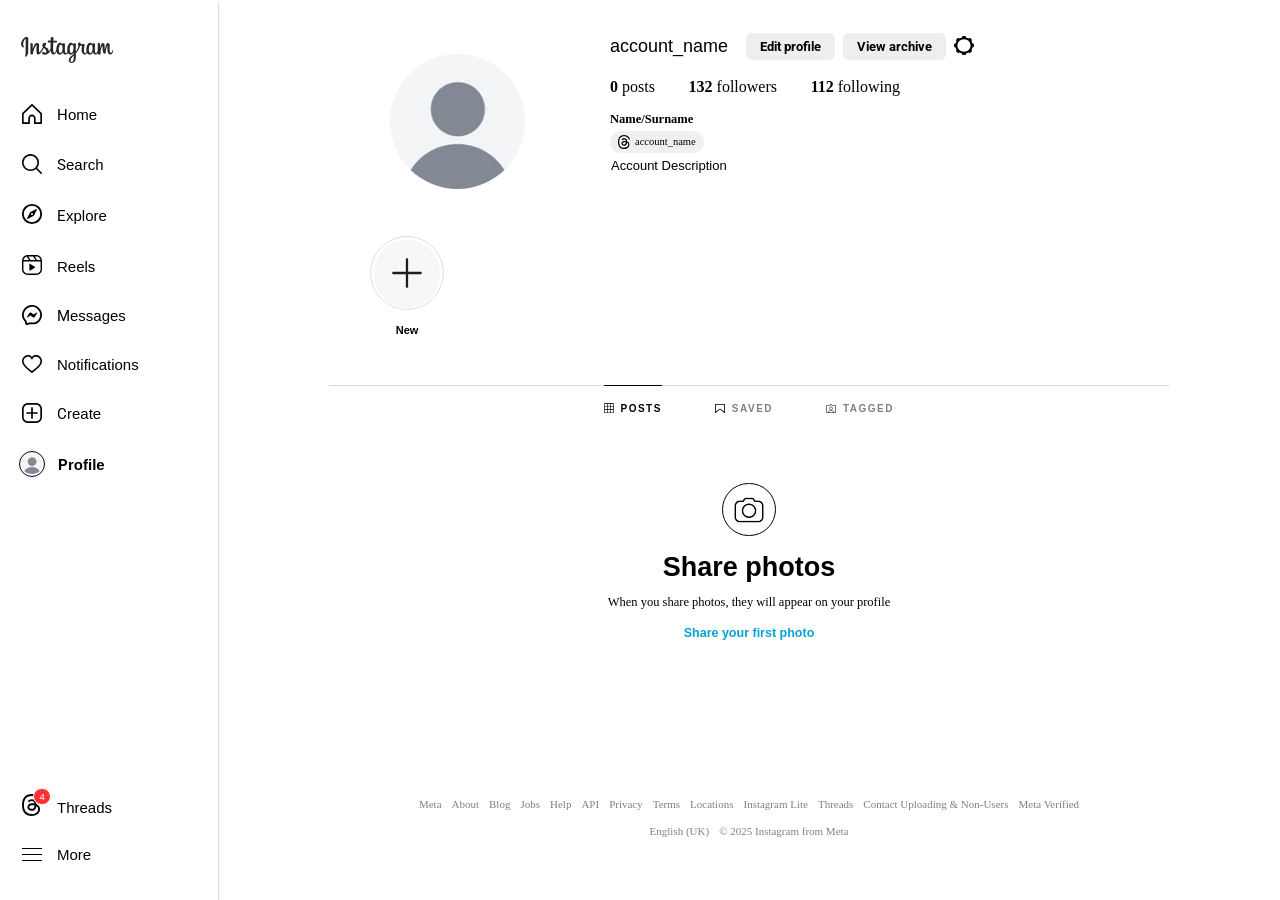
<file: index.html>
<!DOCTYPE html>
<html lang="en">
<head>
    <meta charset="UTF-8">
    <meta name="viewport" content="width=device-width, initial-scale=1.0">
    <title>Instagram Copy</title>

    <link rel="preconnect" href="https://fonts.googleapis.com">
    <link rel="preconnect" href="https://fonts.gstatic.com" crossorigin>
    <link href="https://fonts.googleapis.com/css2?family=Roboto:ital,wght@0,100;0,300;0,400;0,500;0,700;0,900;1,100;1,300;1,400;1,500;1,700;1,900&display=swap" rel="stylesheet">
    <link href="https://fonts.cdnfonts.com/css/nimbus-sans-l" rel="stylesheet">
                

    <link rel="stylesheet" href="styles/sidebar.css">
    <link rel="stylesheet" href="styles/general.css">
    <link rel="stylesheet" href="styles/header.css">
    <link rel="stylesheet" href="styles/section.css">
    <link rel="stylesheet" href="styles/footer.css">

</head>
<body>
    <nav class="sidebar">
        <section class="sidebar-section1">
            <div class="instagram-text-container">
                <div class="instagram-image-container">
                    <img class="instagram-text" src="icons/instagram-text-icon.svg">
                </div>
                <div class="instagram-icon-container">
                    <img src="icons/iconmonstr-instagram-11.svg" class="instagram-icon">
                </div>
            </div>
            <div class="icon-container">
                <img src="icons/instagram-home-feed-icon.svg" class="sidebar-icon">
                <p class="transition-icons"><span class="capital-letter">H</span>ome</p>
            </div>
            <div class="icon-container">
                <img src="icons/instagram-search-icon.svg" class="sidebar-icon">
                <p class="transition-icons"> <span class="capital-letter">S</span>earch</p>
            </div>
            <div class="icon-container">
                <img src="icons/explore.svg" class="explore-icon">
                <p class="transition-icons"> <span class="capital-letter">E</span>xplore</p>
            </div>
            <div class="icon-container">
                <img src="icons/instagram-reels-icon.svg" class="sidebar-icon">
                <p class="transition-icons">Reels</p>
            </div>
            <div class="icon-container">
                <img src="icons/instagram-dm-direct-message-icon.svg" class="sidebar-icon">
                <p class="transition-icons"><span class="capital-letter">M</span>essages</p>
            </div>
            <div class="icon-container">
                <img src="icons/instagram-heart-icon.svg" class="sidebar-icon">
                <p class="transition-icons"><span class="font-family: Roboto;">N</span>otifications</p>
            </div>
            <div class="icon-container">
                <img src="icons/instagram-add-new-post-icon.svg" class="sidebar-icon">
                <p class="transition-icons"><span class="capital-letter">C</span>reate</p>
            </div>
            <div class="icon-prof-container">
                <div class="prof-pic-container">
                    <img src="images/no_profile_pic.jpeg" class="profile-picture">
                </div>
                <p class="transition-icons"><strong><span class="capital-letter">P</span>rofile</strong></p>
            </div>
        </section>

        <section class="sidebar-section2">
            <div class="threads-container">
                <img src="icons/threads-icon.svg" class="threads-icon">
                <div class="threads-notif">4</div>
                <p class="transition-icons">Threads</p>
            </div>
            <div class="more-container">
                <img src="icons/three-horizontal-lines-outline-icon.svg" class="sidebar-icon">
                <p class="transition-icons">More</p>
            </div>
        </section>
    </nav>


    <main class="main-page">
        <header class="account-page">
            <div class="stories-image-container">
                <div class="image-container">
                    <img src="images/no_profile_pic.jpeg" class="account-image">
                </div>
                <div class="button-container">
                    <button class="new-stories-background"></button>
                    <button class="new-stories">
                        <img src="icons/plus-3107.svg" class="plus-sign">
                    </button>
                    <p class="story-description">New</p>
                </div>
            </div>

            <div class="full-info">
                <div class="account-info">
                    <p class="name">account_name</p>
                    <button class="account-buttons">Edit profile</button>
                    <button class="account-buttons">View archive</button>
                    <img src="icons/instagram-settings-icon.svg" class="settings-icon">
                </div>
                
                <div class="account-stats">
                    <p class="stats"><span class="stat-numbers">0</span> posts</p>
                    <p class="stats"><span class="stat-numbers">132</span> followers</p>
                    <p class="stats"><span class="stat-numbers">112</span> following</p>
                </div>

                <div>
                    <p class="account-real-name">Name/Surname</p>
                    <button class="threads-account-button">
                        <img src="icons/threads-icon.svg" class="threads-account-image">
                        <span class="account-name">account_name</span>
                    </button>
                    <p class="description">Account Description</p>
                </div>
            </div>
        </header>

        <section>
            <div class="photos">
                <div class="posts-saved-tagged">
                    <div class="posts-info-container">
                        <img src="icons/grid-3x3-svgrepo-com.svg" class="posts-grid">
                        <p class="posts-info">POSTS</p>
                    </div>
                    <div class="private-info-container">
                        <img src="icons/saved-icon.svg" class="posts-grid">
                        <p class="private-info">SAVED</p>
                    </div>
                    <div class="private-info-container">
                        <img src="icons/instagram-tag-icon.svg" class="posts-grid">
                        <p class="private-info">TAGGED</p>
                    </div>
                </div>

                <div class="share-photos-container">
                    <div class="share-image-container">
                        <img src="icons/camera.png" class="camera-png">
                        <div class="camera-tooltip">
                            When you share photos, they will appear on your profile.
                        </div>
                    </div>
                    <div class="share-photos-description">
                        <p class="share-photos-text">Share photos</p>
                        <p class="share-photos-explanation">When you share photos, they will appear on your profile</p>
                        <p class="share-your-photos">Share your first photo</p>
                    </div>
                </div>
            </div>
        </section>


        <footer class="footer">
            <div>
                <p class="help">
                    <span class="span-underline">Meta</span> 
                    <span class="span-underline">About</span> 
                    <span class="span-underline">Blog</span>
                    <span class="span-underline">Jobs</span> 
                    <span class="span-underline">Help</span> 
                    <span class="span-underline">API</span> 
                    <span class="span-underline">Privacy</span>
                    <span class="span-underline">Terms</span> 
                    <span class="span-underline">Locations</span>   
                    <span class="span-help">Instagram Lite</span> 
                    <span class="span-underline">Threads</span> 
                    <span class="span-help">Contact Uploading & Non-Users</span>
                    <span class="span-help">Meta Verified</span>
                </p>
            </div>
            <div>
                <p class="help">
                    <span class="span-help">English (UK)</span> 
                    <span class="span-help">&#169; 2025 Instagram from Meta</span>
                </p>
            </div>
        </footer>

    </main>

</body>
</html>
</file>
<file: styles/sidebar.css>
.instagram-text-container{
    position: relative;

    padding-top: 22px;
    padding-bottom: 20px;
    padding-inline: 11px;
    margin-bottom: 10px;
}

.instagram-image-container{
    padding-top: 5px;
    display: flex;
    cursor: pointer;

    transition: display 30ms;
}

.instagram-text{
    width: 92px;    
}

.instagram-icon-container{
    position: absolute;
    justify-content: center;    
    align-items: center;

    display: flex;
    width: 42px;
    height: 42px;

    border-radius: 6px;
}

.instagram-icon{
    position: absolute;
    width: 20px;
    display: none;

    transition: display 30ms;
}

.icon-container, .more-container, .threads-container{
    background-color: white;
    display: flex;
    align-items: end;

    padding-top: 11px;
    padding-bottom: 11px;
    padding-left: 12px;

    margin-top: 6px;
    margin-bottom: 8px;

    transition: background-color 0.35s;
    cursor: pointer;

    border-radius: 6px;
}

.icon-container:hover, .more-container:hover, .threads-container:hover{
    background-color: rgb(240, 240, 240);
}

.threads-container{
    position: relative;
}

.threads-notif{
    position: absolute;
    background-color: rgb(255, 51, 51);

    color: white;
    padding: 2px 5.5px;
    font-size: 9.5px;

    border-radius: 12px;
    border-style: solid;
    border-color: white;
    border-width: 1.2px;
    top: 5px;
    left: 23px;

    opacity: 1;
}

.sidebar-icon{
    width: 20px;
    margin-right: 15px;
}

.threads-icon{
    width: 19px;
    margin-right: 16px;
}

.explore-icon{
    width: 22px;
    margin-right: 14px;
    margin-left: -1px;
    margin-top: -1px;
}


.sidebar{
    position: fixed;
    top: 0;
    bottom: 0;
    left: 0;

    background-color: white;
    width: 280px;
    box-shadow: 0 2px 2px rgba(0, 0, 0, 0.4);

    padding: 10px;
    z-index: 300;
}

@media screen and (min-width: 1133px) and (max-width: 1710px){
    .sidebar{
        width: 198px;
    }
}

@media screen and (max-width: 1132px){
    .sidebar{
        width: 43px;
    }
    .transition-icons{
        display: none;
        cursor: default;
    }
    .instagram-image-container{
        display: none;
    }

    .instagram-text-container{
        margin-bottom: 40px;
    }

    .instagram-icon{
        display: inline-block;
    }

    .icon-container, .more-container, .threads-container{
        width: 42px;
        padding-left: 0;
        padding-right: 1px;
        justify-content: center;
    }

    .sidebar-icon, .explore-icon, .threads-icon{
        margin-right: 0;
    }

    .instagram-icon-container{
        right: 0;
        top: 12px;
        cursor: pointer;
    }

    .instagram-icon-container:hover{
        background-color: rgb(240, 240, 240);
    }
}

@media screen and (max-height: 640px){
    .threads-container{
        display: none;
    }
}

@media screen and (max-height: 560px){
    .sidebar-section2{
        top: 488px;
    }
}

.icon-prof-container{
    display: flex;
    align-items: center;

    padding-top: 11.5px;
    padding-bottom: 10px;
    padding-left: 12px;
    margin-top: 6px;

    cursor: pointer;
    transition: background-color 0.35s;

    border-radius: 6px;
}

.icon-prof-container:hover{
    background-color: rgb(240, 240, 240);
}


.prof-pic-container{
    position: relative;
    display: flex;
    align-items: center;
    justify-content: center;

    padding: 12px;

    border-radius: 20px;
    border-width: 1px;
    border-style: solid;

    margin-right: 13px;
    margin-left: -3px;
    margin-top: -3px;
    
}

.profile-picture{
    position: absolute;
    display: flex;
    width: 22.5px;
    height: 21px;
    border-radius: 12px;
    top: 1px;
}

.sidebar-section1, .sidebar-section2{
    position: absolute;
    width: inherit;
}


.sidebar-section2{
    bottom: 18px;
    width: inherit;
}

.capital-letter{
    font-family: Roboto, Arial;
}

.more-container{
    align-items: center;
}

.transition-icons{
    font-size: 15px;
    color: black;
}
</file>
<file: styles/general.css>
body{
    font-family: Arial;
    margin: 0;
    margin-left: 300px;
}

@media screen and (min-width: 1133px) and (max-width: 1710px){
    body{
        margin-left: 218px;
    }
}

@media screen and (max-width: 1132px){
    body{
        margin-left: 65px;
    }
}

p{
    margin: 0;
}
</file>
<file: styles/header.css>
.main-page {
    position: relative;
    display: flex;
    flex-direction: column;
    align-items: center;

    height: 100vh;
}


.account-page{
    display: flex;
    width: 840px;

    padding-top: 22px;
    padding-left: 16px;
    padding-right: 16px;
}

.account-info{
    margin-top: 11px;
    margin-bottom: 18px;

    display: flex;
    align-items: center;
}

.full-info{
    margin-left: 25px;
}

.account-stats{
    display: flex;
    justify-content: space-between;

    width: 290px;
    margin-bottom: 16px;
}

.account-buttons{
    padding: 6px 14px;    
    border: none;

    font-weight: bold;
    margin-right: 8px;

    background-color: rgb(238, 238, 238);

    border-radius: 6px;
    font-family: Roboto, Arial;

    cursor: pointer;
}

.account-buttons:hover{
    background-color: rgb(224, 224, 224);
}

.account-image{
    width: 135px;
    border-radius: 75px;
    cursor: pointer;
}

.image-container{
    display: flex;
    align-items: end;
    justify-content: center;

    width: 256px;
    height: 167px;
}

.name{
    display: inline-block;
    font-size: 18px;

    margin-right: 18px;
    cursor: pointer;
}

.settings-icon{
    width: 20px;
    margin-bottom: 2px;

    cursor: pointer;
}

.stats{
    cursor: pointer;
    font-family: Nimbus Sans;
}

.stat-numbers{
    font-weight: 600;
}

.threads-account-image{
    width: 12px;
}

.threads-account-button{
    display: flex;
    align-items: center;

    background-color: rgb(240, 240, 240);
    border: none;

    padding: 4px 8px;   
    border-radius: 20px;

    margin-bottom: 5.5px;

    cursor: pointer;
}

.threads-account-button:hover{
    background-color: rgb(224, 224, 224);;
}


.account-name{
    font-family: Nimbus Sans;
    font-size: 10.5px;
    margin-left: 5px;
}

.account-real-name{
    font-family: Nimbus Sans;
    font-size: 12.5px;
    font-weight: 600;
    margin-bottom: 4px;
}

.description{
    font-size: 13px;
    font-family: Arial;
    margin-left: 1px;
}

.new-stories{
    width: 66px;
    height: 68px;
    border-radius: 40px;
    border: none;

    position: absolute;
    bottom: 40px;
    left: 45px;

    background-color: rgb(247, 247, 247);
    cursor: pointer;
}

.new-stories-background{
    padding: 36px;
    border-radius: 37px;

    border: solid;
    border-width: 1px;
    border-color: rgb(223, 223, 223);

    position: absolute;
    bottom: 38px;
    left: 41px;

    background-color: rgb(255, 255, 255);
    cursor: pointer;
}

.plus-sign{
    width: 30px;
}

.stories-image-container{
    display: flex;
    flex-direction: column;
    height: 340px;
}

.button-container{
    display: flex;
    position: relative;
    height: 159px;
}

.story-description{
    display: flex;
    justify-content: center;
    width: 74px;
    position: absolute;
    font-size: 11px;
    font-weight: 600;
    padding-top: 8px;
    
    left: 41px;
    bottom: 12px;

    cursor: pointer;
}


@media screen and (max-width: 936px){
    .account-page{
        width: calc(100vw*0.854);
    }
}

@media screen and (max-width: 740px){
    .image-container, .button-container{
        width: calc(100vw*0.346);
    }
}
</file>
<file: styles/section.css>
.photos{
    margin-top: 24px;
    width: 840px;
    box-shadow: 0 -1px 0 rgba(0, 0, 0, 0.15);

    display: flex;
    flex-direction: column;
    align-items: center;
    height: 450px;
}

.posts-saved-tagged{
    display: flex;
    justify-content: space-between;
    width: 290px;
}

.posts-grid{
    width: 9.5px;
    height: 9.5px;
    margin-right: 7px;
}

.private-info-container{
    display: flex;
    align-items: center;
    padding-top: 17px;

    cursor: pointer;
}

.posts-info-container{
    display: flex;
    align-items: start;
    padding-top: 17px;
    box-shadow: 0 -1px 0 rgba(0, 0, 0, 1);

    cursor: pointer;
    
}

.posts-info, .private-info{
    font-size: 10px;
    letter-spacing: 1.5px;
    font-weight: 600;
}

.posts-info{
    color: black;
}

.private-info{
    color: gray;
}

.camera-png{
    width: 36px;
    height: 36px;
}

.share-image-container{
    position: relative;
    display: flex;
    align-items: center;
    justify-content: center;

    padding: 7.5px 8px;
    border-radius: 28px;
    border-color: black;
    border-width: 1px;
    border-style: solid;

    margin-bottom: 16px;
    cursor: pointer;
}

.share-image-container:hover{
    .camera-tooltip{
        display: block;
    }
}

.share-photos-container{
    display: flex;
    flex-direction: column;
    align-items: center;
    margin: 69px 44px;
}

.share-photos-description{
    display: flex;
    flex-direction: column;
    align-items: center;

    font-family: Helvetica, Arial;
}

.share-photos-text{
    font-size: 27px;
    font-weight: bold;
    margin-bottom: 12px;
}

.share-photos-explanation{
    font-family: Nimbus Sans;
    font-size: 12.5px;
    margin-bottom: 16px;
    text-align: center;
}

.share-your-photos{
    font-size: 12.5px;
    font-family: Nimbus Sans, Arial;
    color: rgb(8, 161, 212);
    font-weight: 600;
    cursor: pointer;
}

.share-your-photos:hover{
    color: rgb(18, 16, 148);
}

.camera-tooltip{
    position: absolute;
    white-space: nowrap;
    display: none;

    bottom: -42px;
    left: 24px;
    color: white;
    background-color: rgba(19, 19, 19, 0.8);
    padding: 15px 12px;

    font-size: 14.5px;
    font-family: Roboto;

    border: none;
    border-radius: 5px;

    transition: display 20ms;
}

@media screen and (max-width: 936px){
    .photos{
        width: calc(100vw*0.854);
    }
}
</file>
<file: styles/footer.css>
.footer {
    position: absolute;
    bottom: 22px;
    left: 0;
    width: 100%;
    display: flex;
    flex-direction: column;
    align-items: center;
    text-align: center;
    min-height: 80px;
}

footer div{
    display: flex;
}

.help{
    font-family: Nimbus Sans;
    font-size: 11px;
    color: gray;
    word-spacing: 10px;
    margin-bottom: 15px;

    display: flex; 
    flex-wrap: wrap;
    justify-content: center; 
    gap: 10px; 


    cursor: default;
}

.span-help{
    word-spacing: normal;
}

.span-underline{
    text-decoration: none;
}

.span-underline:hover, .span-help:hover{
    text-decoration: underline;
    cursor: pointer;
}

@media screen and (max-height: 830px){
    .footer{
        top: 730px;
    }
}
</file>
